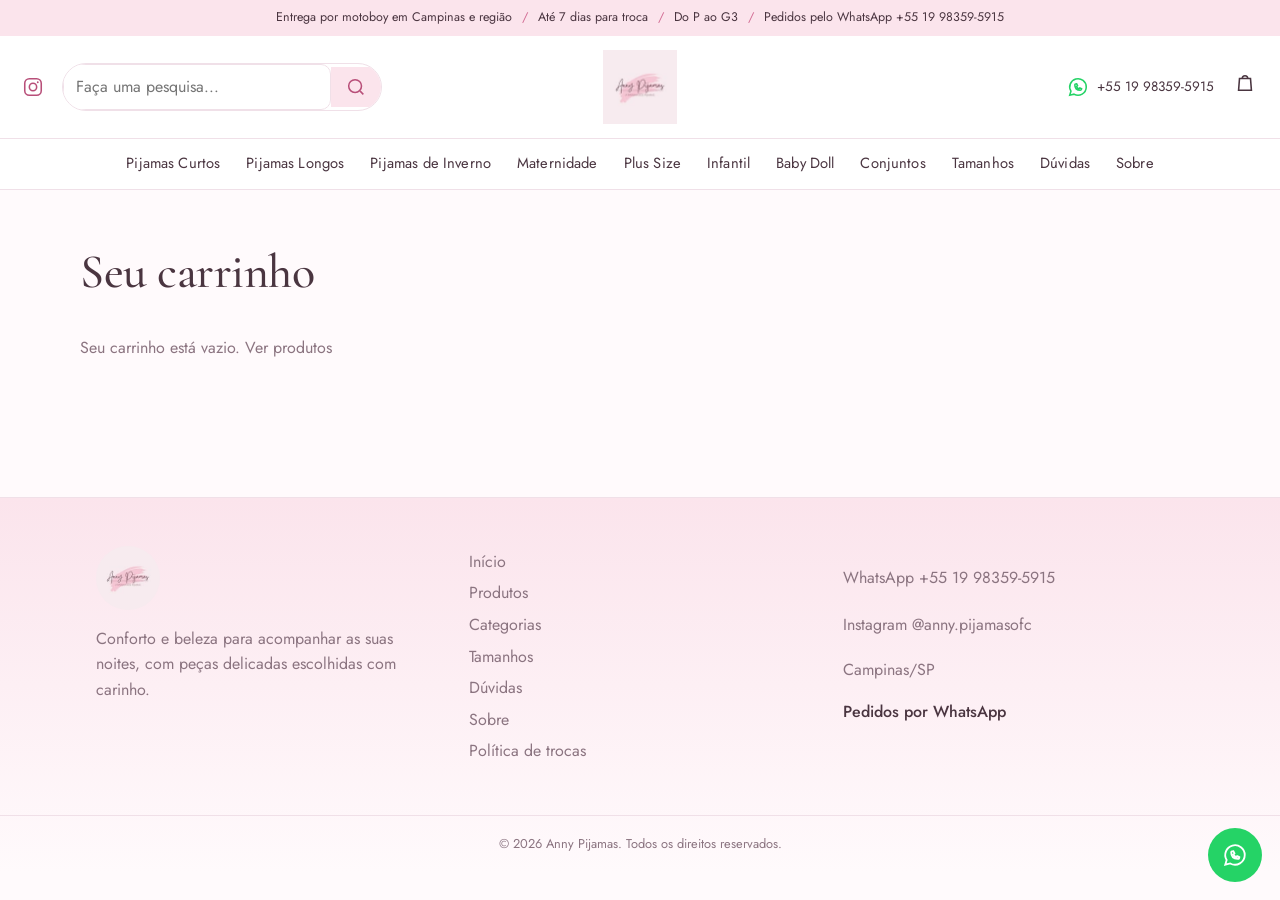
<file: carrinho.html>
<!doctype html>
<html lang="pt-BR">
<head>
<meta charset="utf-8">
<meta name="viewport" content="width=device-width, initial-scale=1">
<title>Carrinho e Pedido pelo WhatsApp | Anny Pijamas</title>
<meta name="description" content="Revise os itens do seu carrinho, escolha entrega por motoboy ou retirada e finalize o pedido pelo WhatsApp da Anny Pijamas.">
<meta property="og:title" content="Carrinho | Anny Pijamas">
<meta property="og:description" content="Finalize seu pedido pelo WhatsApp com entrega por motoboy ou retirada.">
<meta property="og:type" content="website">
<meta name="twitter:card" content="summary_large_image">
<link rel="icon" href="assets/logo.jpg">
<link rel="preconnect" href="https://fonts.googleapis.com">
<link rel="preconnect" href="https://fonts.gstatic.com" crossorigin>
<link href="https://fonts.googleapis.com/css2?family=Cormorant+Garamond:wght@400;500;600&family=Jost:wght@300;400;500;600&display=swap" rel="stylesheet">
<link rel="stylesheet" href="styles.css">
</head>
<body>
<header id="site-header"></header>
<main class="container section">
  <h1>Seu carrinho</h1>
  <div class="grid grid-2" style="align-items:start;margin-top:20px">
    <div id="cart-list"></div>
    <aside id="cart-summary" class="panel" hidden>
      <h2 style="font-size:1.4rem">Resumo</h2>
      <p style="display:flex;justify-content:space-between"><span>Total</span><strong class="price" id="cart-total">R$ 0,00</strong></p>
      <p class="muted" style="font-size:.85rem">Pagamento e frete são combinados diretamente pelo WhatsApp.</p>
      <form id="checkout-form">
        <div class="field"><label for="nome">Nome completo</label>
          <input type="text" id="nome" name="nome" required></div>
        <div class="field"><label for="entrega">Forma de entrega</label>
          <select id="entrega" name="entrega">
            <option value="retirada">Retirada combinada</option>
            <option value="motoboy">Entrega por motoboy</option>
          </select></div>
        <div id="endereco-box" hidden>
          <div class="field"><label for="endereco">Endereço e número</label>
            <input type="text" id="endereco" name="endereco"></div>
          <div class="field"><label for="bairro">Bairro</label>
            <input type="text" id="bairro" name="bairro"></div>
          <div class="field"><label for="cidade">Cidade</label>
            <input type="text" id="cidade" name="cidade" value="Campinas/SP"></div>
        </div>
        <div class="field"><label for="obs">Observações (opcional)</label>
          <textarea id="obs" name="obs"></textarea></div>
        <button class="btn btn-whats" style="width:100%" type="submit">Finalizar pedido no WhatsApp</button>
      </form>
    </aside>
  </div>
</main>
<footer id="site-footer"></footer>
<script src="data.js"></script>
<script src="app.js"></script>
</body>
</html>
</file>
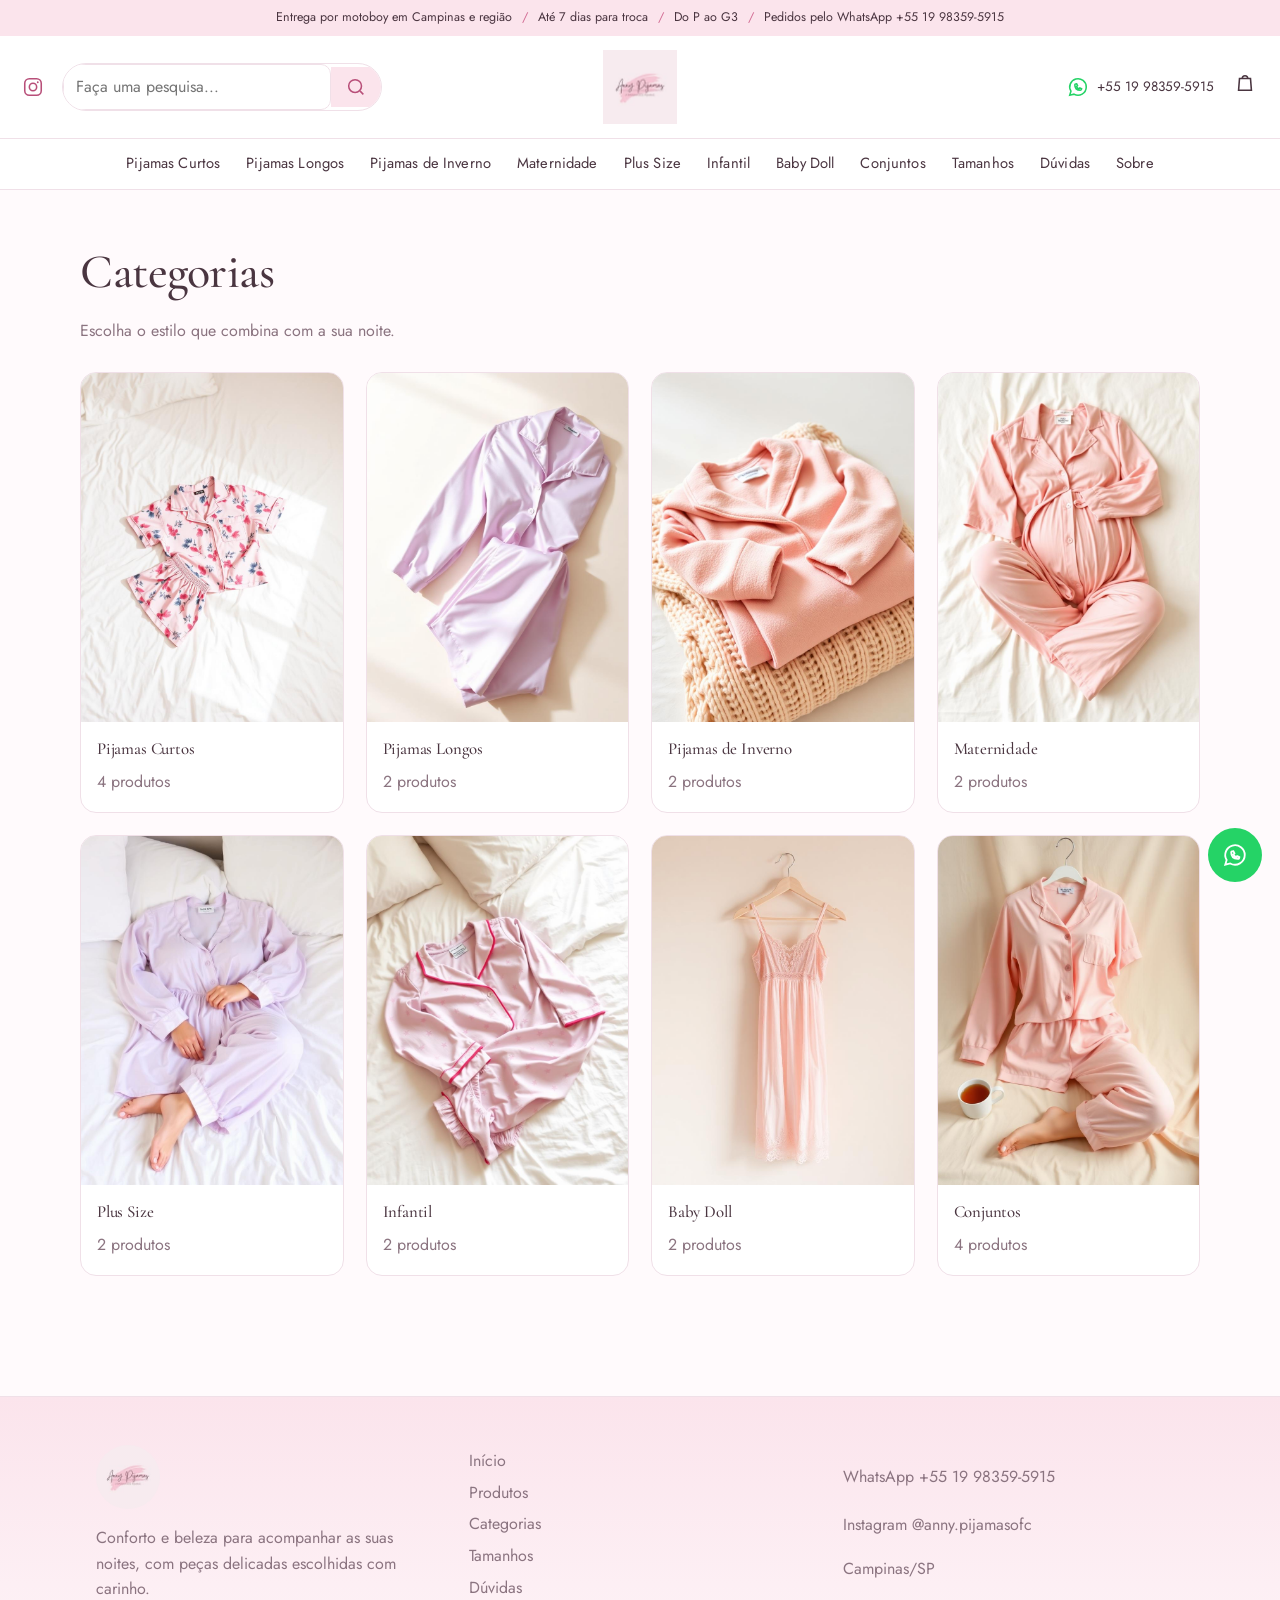
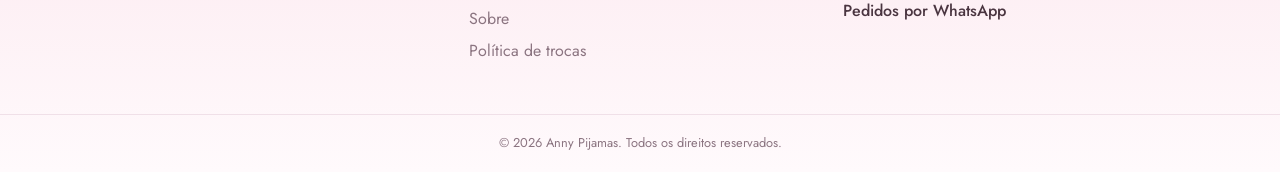
<file: categorias.html>
<!doctype html>
<html lang="pt-BR">
<head>
<meta charset="utf-8">
<meta name="viewport" content="width=device-width, initial-scale=1">
<title>Categorias de Pijamas | Anny Pijamas Campinas</title>
<meta name="description" content="Navegue por categorias: pijamas curtos, longos, de inverno, maternidade, plus size, infantil, baby doll e conjuntos.">
<meta property="og:title" content="Categorias | Anny Pijamas">
<meta property="og:description" content="Pijamas curtos, longos, inverno, maternidade, plus size, infantil, baby doll e conjuntos.">
<meta property="og:type" content="website">
<meta name="twitter:card" content="summary_large_image">
<link rel="icon" href="assets/logo.jpg">
<link rel="preconnect" href="https://fonts.googleapis.com">
<link rel="preconnect" href="https://fonts.gstatic.com" crossorigin>
<link href="https://fonts.googleapis.com/css2?family=Cormorant+Garamond:wght@400;500;600&family=Jost:wght@300;400;500;600&display=swap" rel="stylesheet">
<link rel="stylesheet" href="styles.css">
</head>
<body>
<header id="site-header"></header>
<main class="container section">
  <h1>Categorias</h1>
  <p class="muted">Escolha o estilo que combina com a sua noite.</p>
  <div class="grid grid-4" id="categories-grid" style="margin-top:28px"></div>
</main>
<footer id="site-footer"></footer>
<script src="data.js"></script>
<script src="app.js"></script>
</body>
</html>
</file>
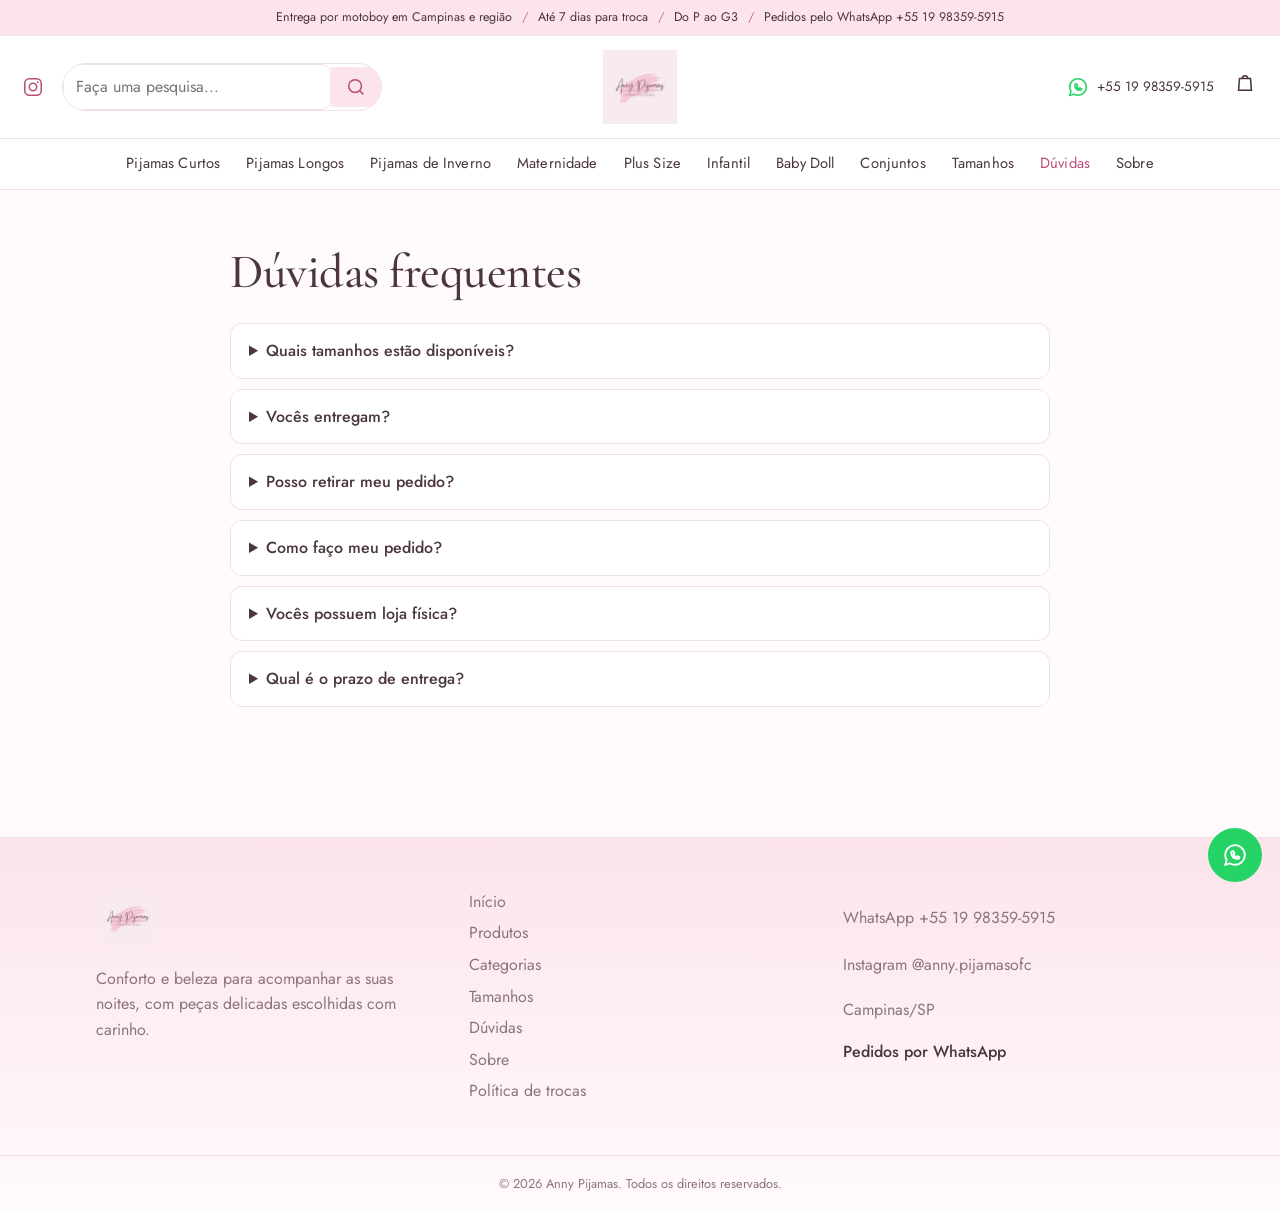
<file: duvidas.html>
<!doctype html>
<html lang="pt-BR">
<head>
<meta charset="utf-8">
<meta name="viewport" content="width=device-width, initial-scale=1">
<title>Dúvidas Frequentes | Anny Pijamas Campinas</title>
<meta name="description" content="Tamanhos, entrega por motoboy, retirada em Campinas e como fazer seu pedido pelo WhatsApp na Anny Pijamas.">
<meta property="og:title" content="Dúvidas Frequentes | Anny Pijamas">
<meta property="og:description" content="Respostas sobre tamanhos, entrega, retirada e pedidos pelo WhatsApp.">
<meta property="og:type" content="website">
<meta name="twitter:card" content="summary_large_image">
<link rel="icon" href="assets/logo.jpg">
<link rel="preconnect" href="https://fonts.googleapis.com">
<link rel="preconnect" href="https://fonts.gstatic.com" crossorigin>
<link href="https://fonts.googleapis.com/css2?family=Cormorant+Garamond:wght@400;500;600&family=Jost:wght@300;400;500;600&display=swap" rel="stylesheet">
<link rel="stylesheet" href="styles.css">
</head>
<body>
<header id="site-header"></header>
<main class="container section" style="max-width:820px">
  <h1>Dúvidas frequentes</h1>
  <div id="faq-list" style="margin-top:24px"></div>
</main>
<footer id="site-footer"></footer>
<script src="data.js"></script>
<script src="app.js"></script>
</body>
</html>
</file>
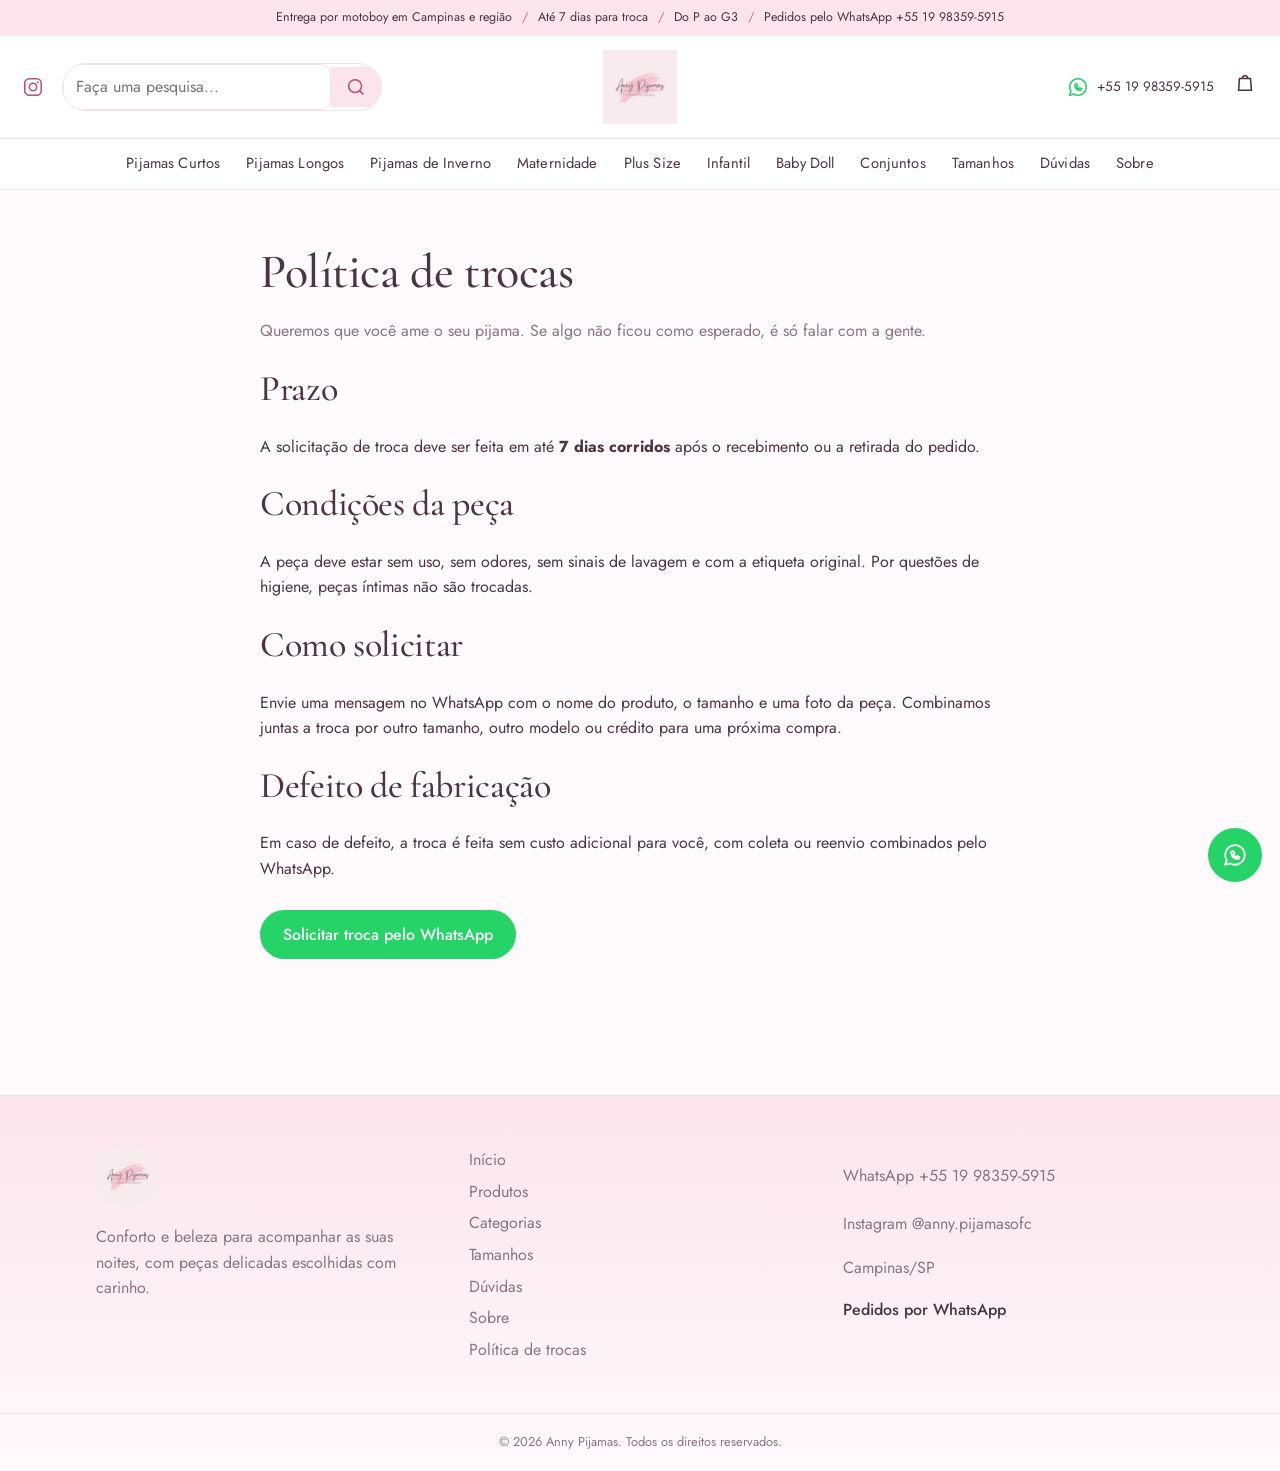
<file: politica-de-trocas.html>
<!doctype html>
<html lang="pt-BR">
<head>
<meta charset="utf-8">
<meta name="viewport" content="width=device-width, initial-scale=1">
<title>Política de Trocas e Devoluções | Anny Pijamas</title>
<meta name="description" content="Como solicitar troca ou devolução dos pijamas da Anny Pijamas: prazos, condições das peças e atendimento pelo WhatsApp.">
<meta property="og:title" content="Política de Trocas | Anny Pijamas">
<meta property="og:description" content="Prazos, condições e como solicitar troca ou devolução.">
<meta property="og:type" content="website">
<meta name="twitter:card" content="summary_large_image">
<link rel="icon" href="assets/logo.jpg">
<link rel="preconnect" href="https://fonts.googleapis.com">
<link rel="preconnect" href="https://fonts.gstatic.com" crossorigin>
<link href="https://fonts.googleapis.com/css2?family=Cormorant+Garamond:wght@400;500;600&family=Jost:wght@300;400;500;600&display=swap" rel="stylesheet">
<link rel="stylesheet" href="styles.css">
</head>
<body>
<header id="site-header"></header>
<main class="container section" style="max-width:760px">
  <h1>Política de trocas</h1>
  <p class="muted">Queremos que você ame o seu pijama. Se algo não ficou como esperado, é só falar com a gente.</p>

  <h2>Prazo</h2>
  <p>A solicitação de troca deve ser feita em até <strong>7 dias corridos</strong> após o recebimento ou a retirada do pedido.</p>

  <h2>Condições da peça</h2>
  <p>A peça deve estar sem uso, sem odores, sem sinais de lavagem e com a etiqueta original. Por questões de higiene, peças íntimas não são trocadas.</p>

  <h2>Como solicitar</h2>
  <p>Envie uma mensagem no WhatsApp com o nome do produto, o tamanho e uma foto da peça. Combinamos juntas a troca por outro tamanho, outro modelo ou crédito para uma próxima compra.</p>

  <h2>Defeito de fabricação</h2>
  <p>Em caso de defeito, a troca é feita sem custo adicional para você, com coleta ou reenvio combinados pelo WhatsApp.</p>

  <p style="margin-top:28px"><a class="btn btn-whats" data-whats="Olá, Anny Pijamas! 💕 Gostaria de solicitar uma troca." href="#" target="_blank" rel="noopener">Solicitar troca pelo WhatsApp</a></p>
</main>
<footer id="site-footer"></footer>
<script src="data.js"></script>
<script src="app.js"></script>
</body>
</html>
</file>
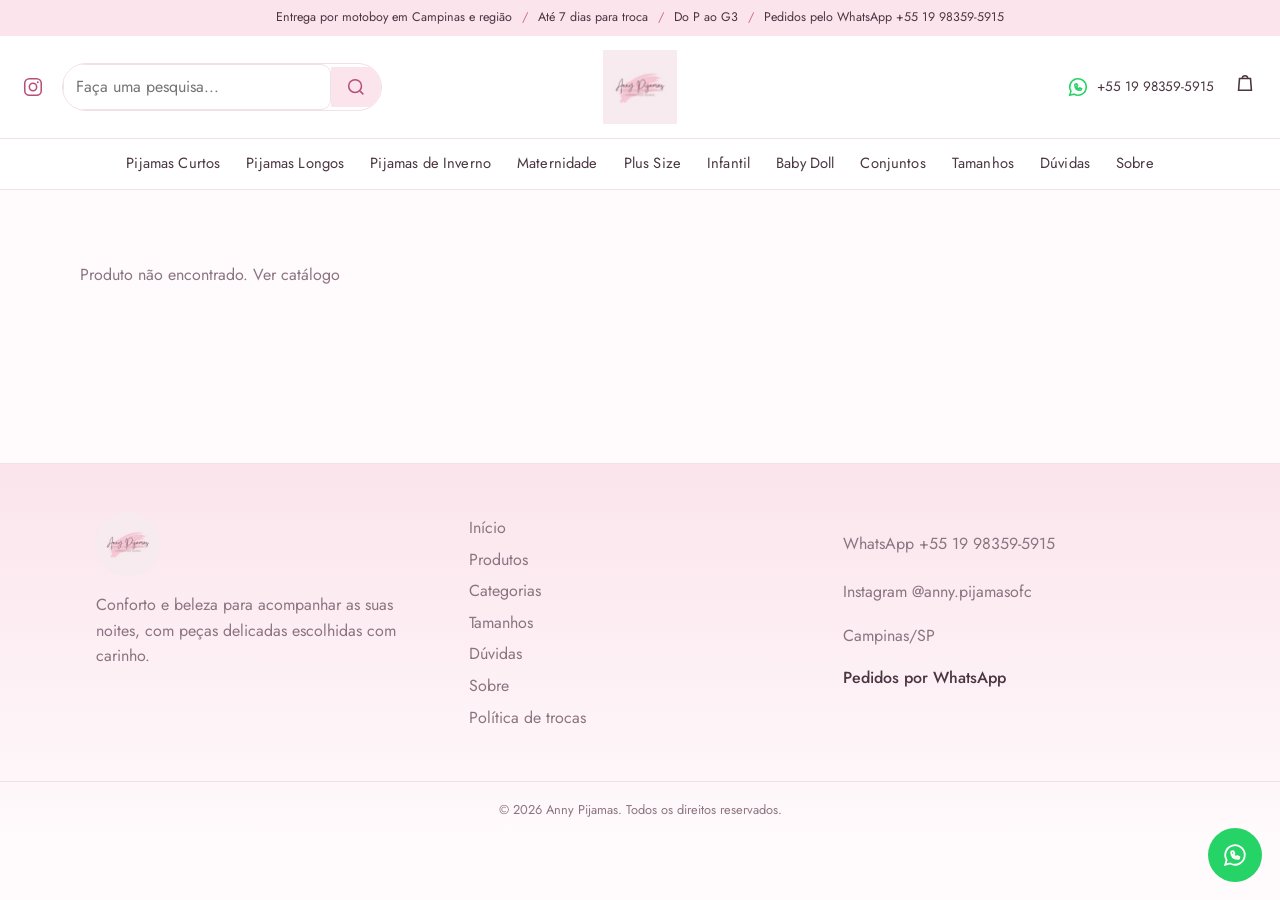
<file: produto.html>
<!doctype html>
<html lang="pt-BR">
<head>
<meta charset="utf-8">
<meta name="viewport" content="width=device-width, initial-scale=1">
<title>Produto | Anny Pijamas</title>
<meta name="description" content="Detalhes do pijama: tecido, caimento, tamanhos do P ao G3 e pedido direto pelo WhatsApp com a Anny Pijamas em Campinas.">
<meta property="og:title" content="Produto | Anny Pijamas">
<meta property="og:description" content="Tecido, caimento e tamanhos do P ao G3. Pedido pelo WhatsApp.">
<meta property="og:type" content="product">
<meta name="twitter:card" content="summary_large_image">
<link rel="icon" href="assets/logo.jpg">
<link rel="preconnect" href="https://fonts.googleapis.com">
<link rel="preconnect" href="https://fonts.gstatic.com" crossorigin>
<link href="https://fonts.googleapis.com/css2?family=Cormorant+Garamond:wght@400;500;600&family=Jost:wght@300;400;500;600&display=swap" rel="stylesheet">
<link rel="stylesheet" href="styles.css">
</head>
<body>
<header id="site-header"></header>
<main class="container section">
  <div id="product-detail"></div>
  <div id="related" style="margin-top:56px"></div>
</main>
<footer id="site-footer"></footer>
<script src="data.js"></script>
<script src="app.js"></script>
</body>
</html>
</file>
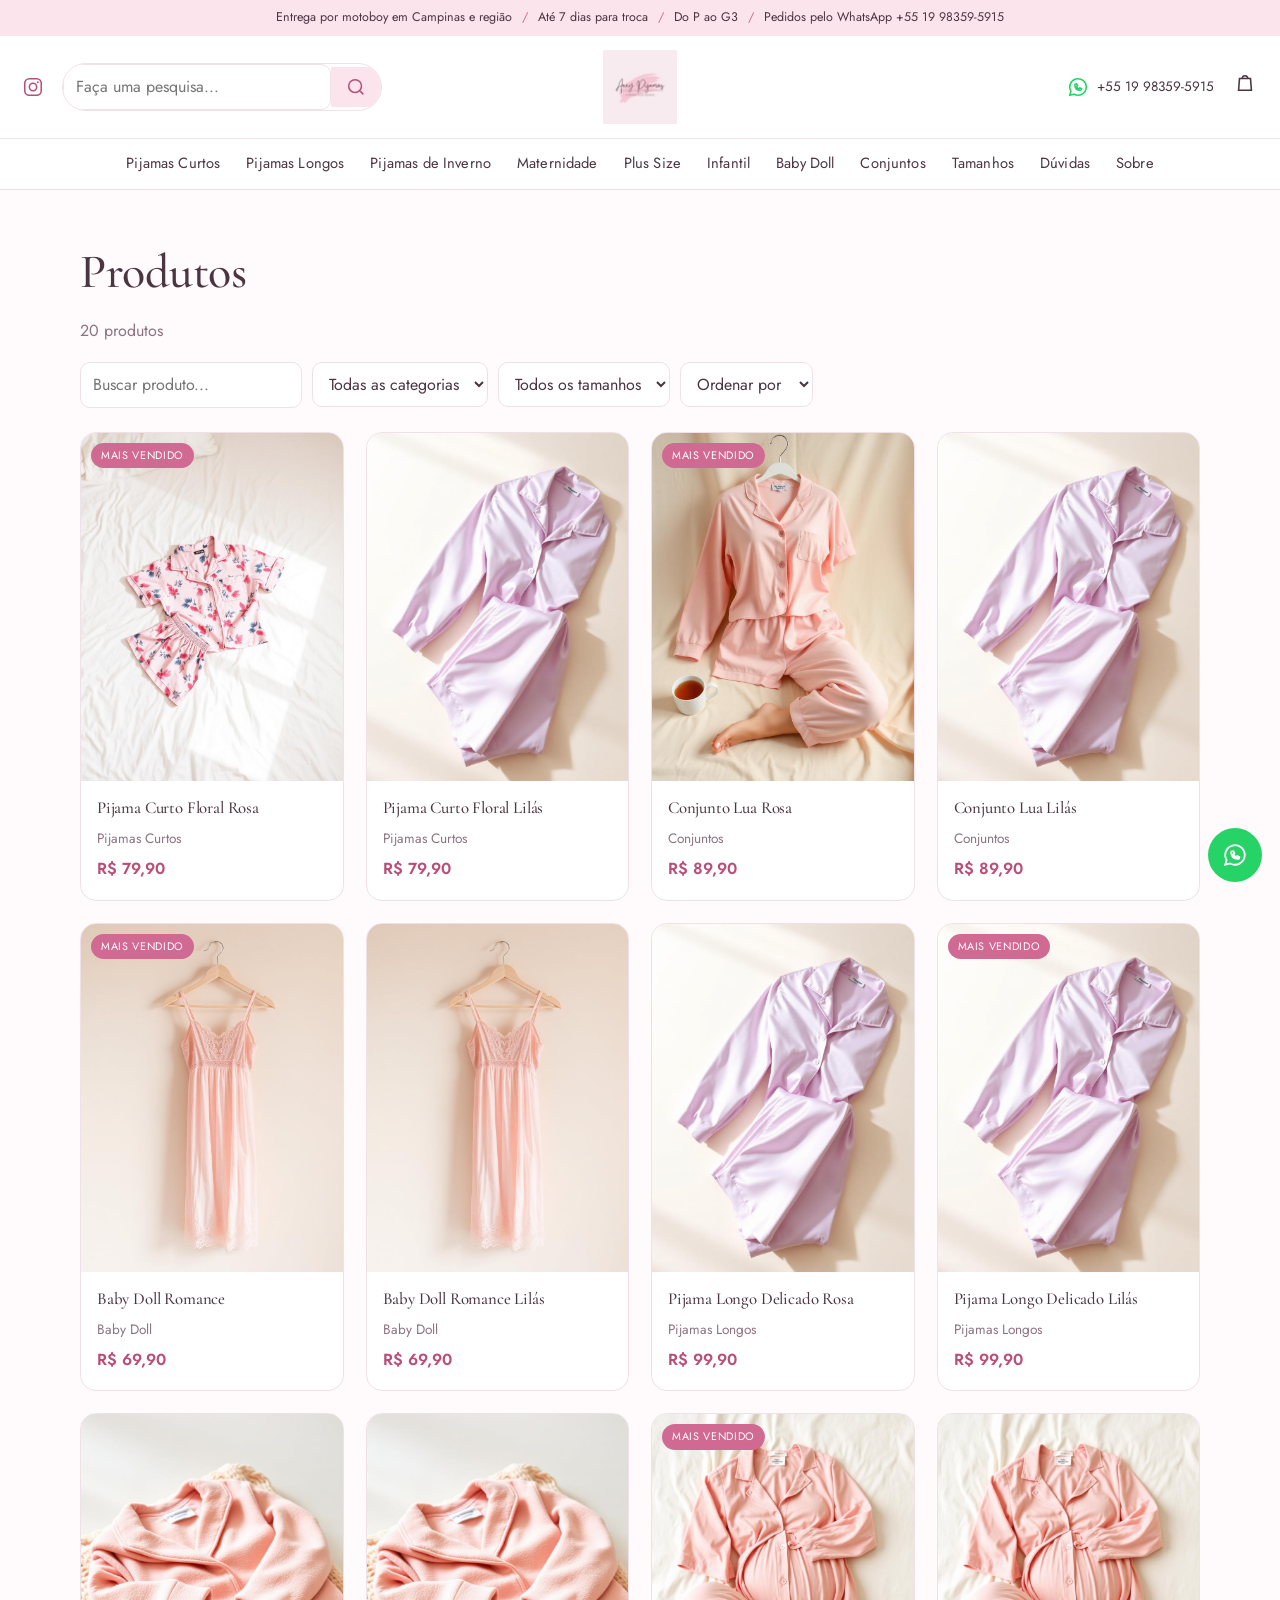
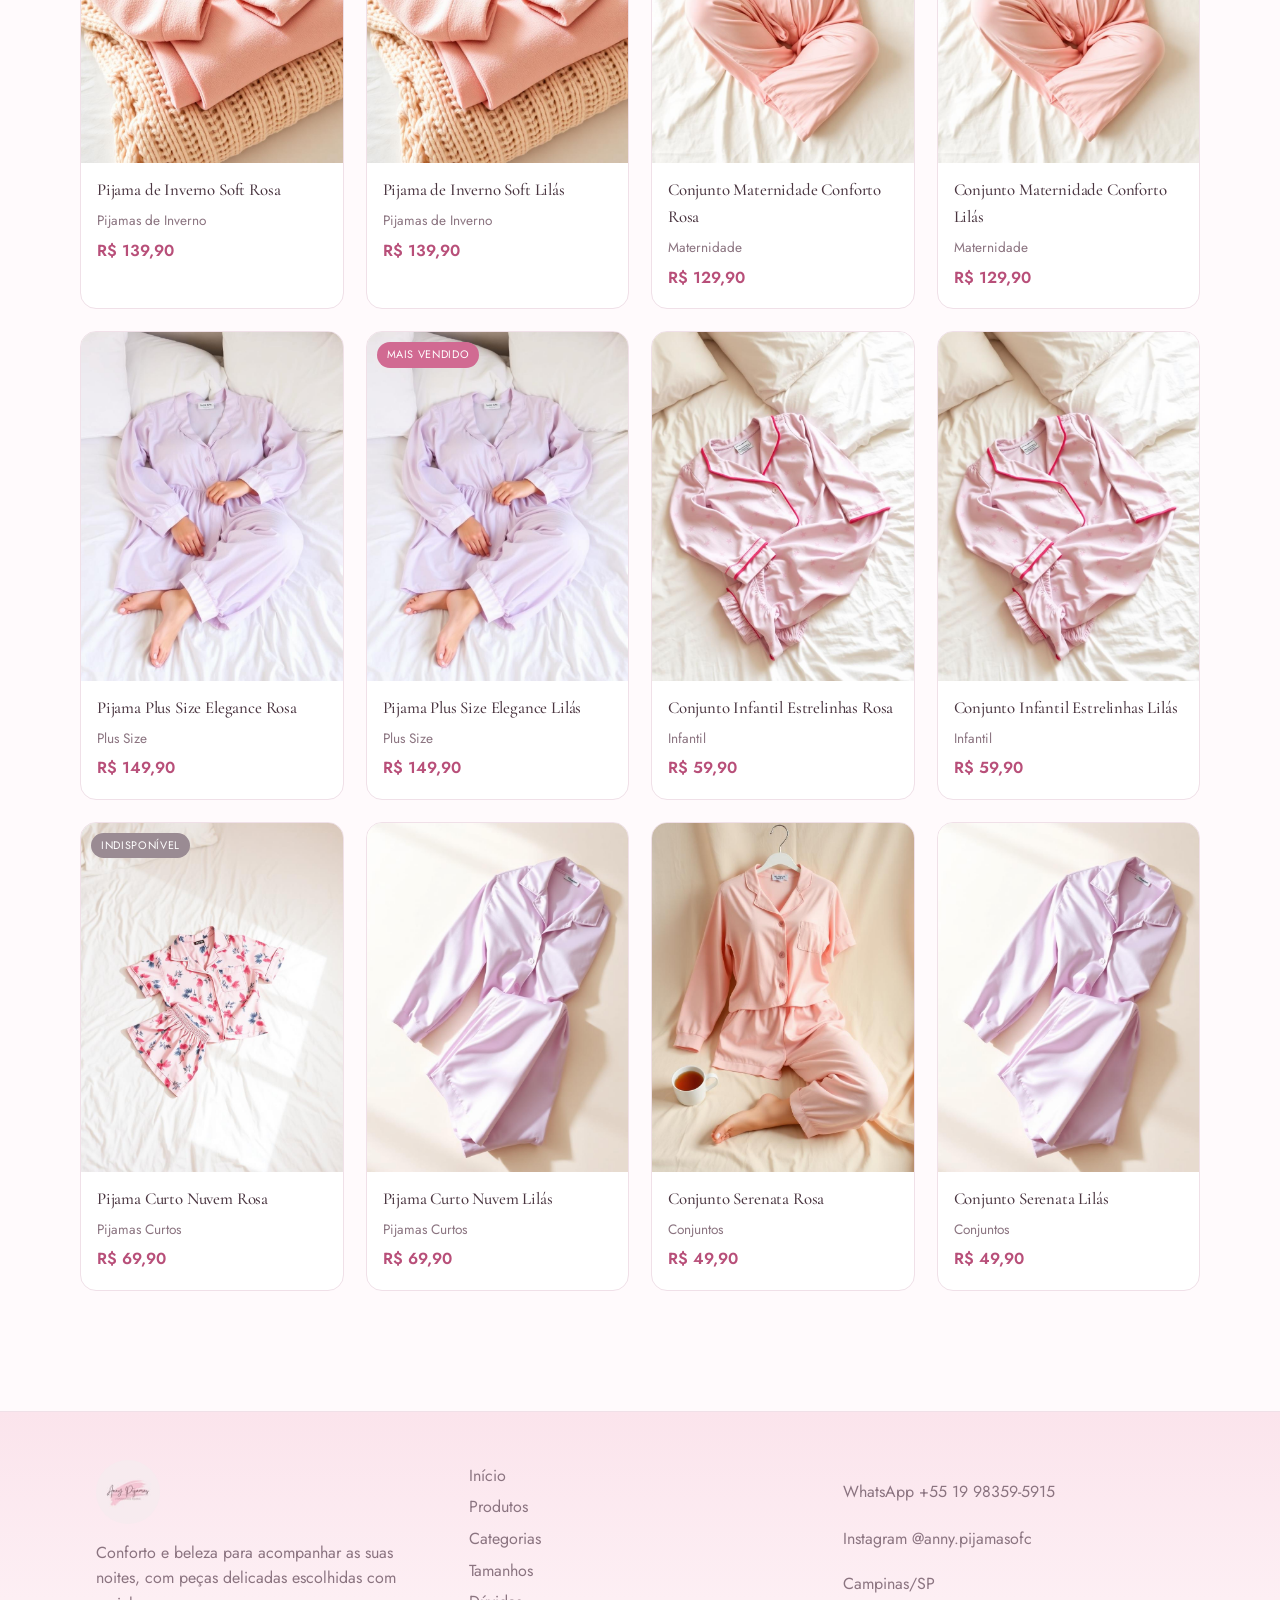
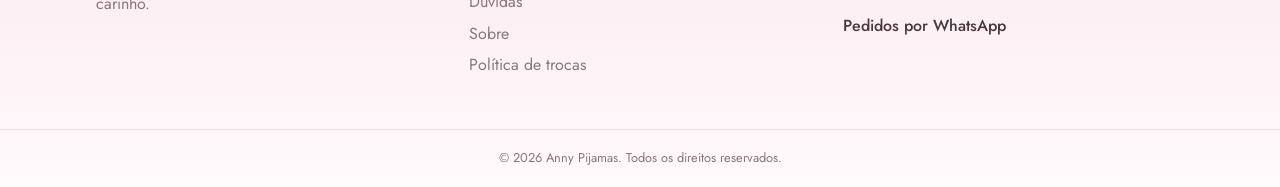
<file: produtos.html>
<!doctype html>
<html lang="pt-BR">
<head>
<meta charset="utf-8">
<meta name="viewport" content="width=device-width, initial-scale=1">
<title>Catálogo de Pijamas Femininos | Anny Pijamas Campinas</title>
<meta name="description" content="Catálogo completo de pijamas femininos: curtos, longos, de inverno, plus size, maternidade, infantis e baby dolls. Do P ao G3, pedidos pelo WhatsApp.">
<meta property="og:title" content="Catálogo de Pijamas | Anny Pijamas">
<meta property="og:description" content="Pijamas curtos, longos, de inverno, plus size e infantis. Do P ao G3.">
<meta property="og:type" content="website">
<meta name="twitter:card" content="summary_large_image">
<link rel="icon" href="assets/logo.jpg">
<link rel="preconnect" href="https://fonts.googleapis.com">
<link rel="preconnect" href="https://fonts.gstatic.com" crossorigin>
<link href="https://fonts.googleapis.com/css2?family=Cormorant+Garamond:wght@400;500;600&family=Jost:wght@300;400;500;600&display=swap" rel="stylesheet">
<link rel="stylesheet" href="styles.css">
</head>
<body>
<header id="site-header"></header>
<main class="container section">
  <h1>Produtos</h1>
  <p class="muted" id="result-count"></p>
  <div class="filters" style="margin-top:18px">
    <input type="search" id="f-search" placeholder="Buscar produto...">
    <select id="f-cat"></select>
    <select id="f-size"></select>
    <select id="f-sort">
      <option value="">Ordenar por</option>
      <option value="price-asc">Menor preço</option>
      <option value="price-desc">Maior preço</option>
      <option value="new">Novidades</option>
    </select>
  </div>
  <div class="grid grid-4" id="product-grid"></div>
</main>
<footer id="site-footer"></footer>
<script src="data.js"></script>
<script src="app.js"></script>
</body>
</html>
</file>
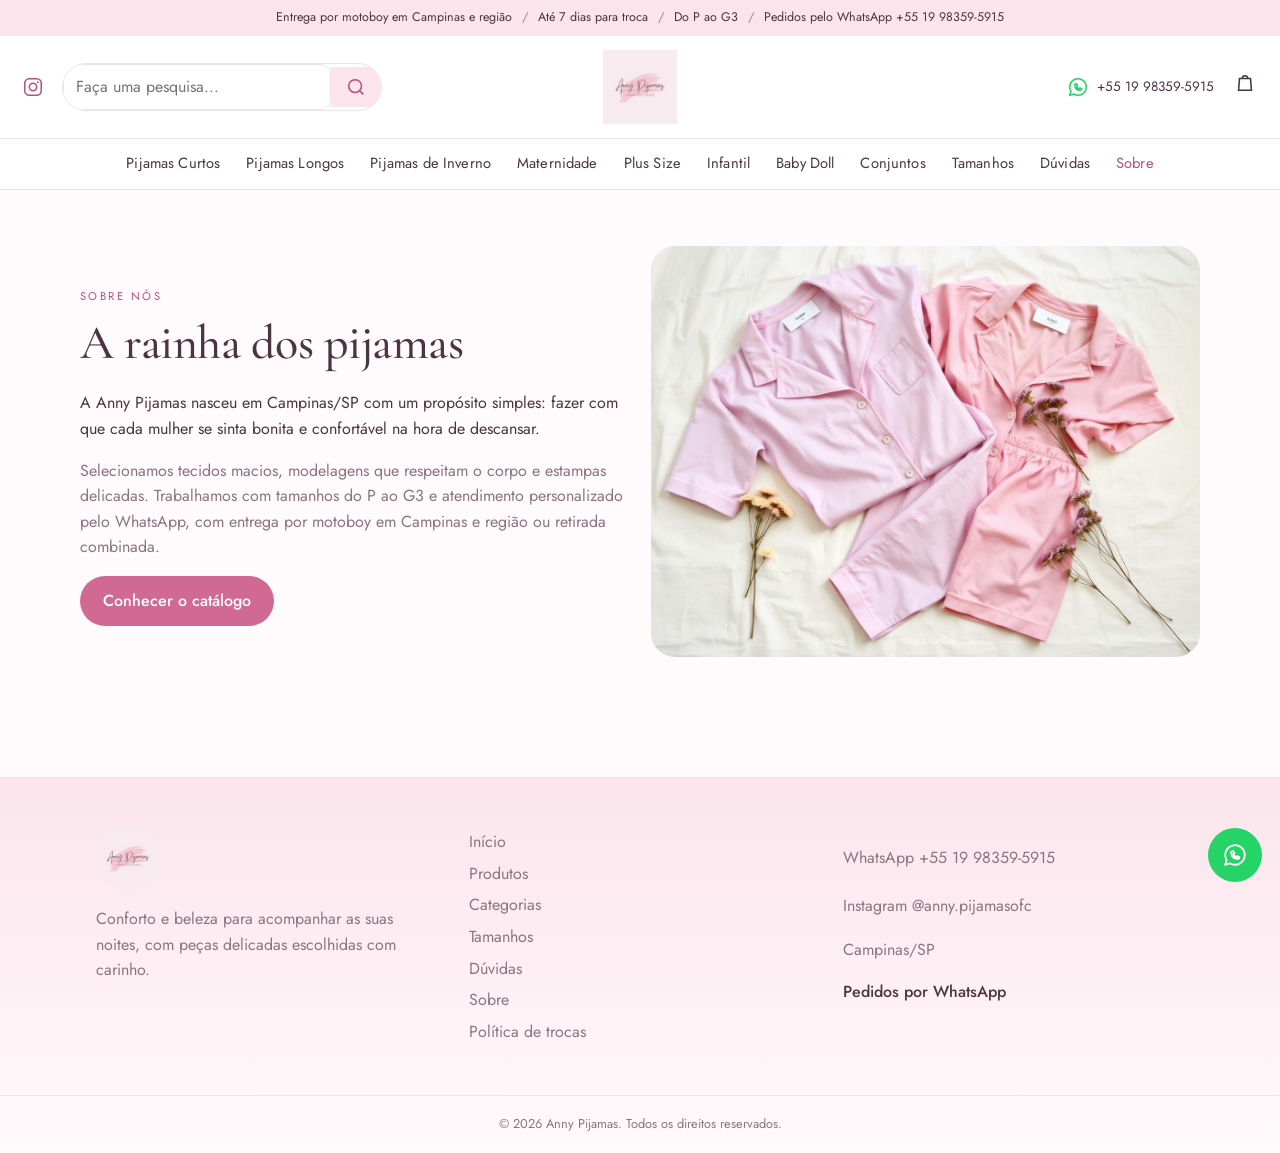
<file: sobre.html>
<!doctype html>
<html lang="pt-BR">
<head>
<meta charset="utf-8">
<meta name="viewport" content="width=device-width, initial-scale=1">
<title>Sobre a Anny Pijamas | A Rainha dos Pijamas em Campinas</title>
<meta name="description" content="Conheça a história da Anny Pijamas, marca de pijamas femininos de Campinas/SP com atendimento pelo WhatsApp e peças do P ao G3.">
<meta property="og:title" content="Sobre a Anny Pijamas">
<meta property="og:description" content="Marca de pijamas femininos de Campinas/SP com atendimento personalizado pelo WhatsApp.">
<meta property="og:type" content="website">
<meta property="og:image" content="assets/sobre.jpg">
<meta name="twitter:card" content="summary_large_image">
<link rel="icon" href="assets/logo.jpg">
<link rel="preconnect" href="https://fonts.googleapis.com">
<link rel="preconnect" href="https://fonts.gstatic.com" crossorigin>
<link href="https://fonts.googleapis.com/css2?family=Cormorant+Garamond:wght@400;500;600&family=Jost:wght@300;400;500;600&display=swap" rel="stylesheet">
<link rel="stylesheet" href="styles.css">
</head>
<body>
<header id="site-header"></header>
<main class="container section">
  <div class="grid grid-2" style="align-items:center">
    <div>
      <p class="eyebrow">Sobre nós</p>
      <h1>A rainha dos pijamas</h1>
      <p>A Anny Pijamas nasceu em Campinas/SP com um propósito simples: fazer com que cada mulher se sinta bonita e confortável na hora de descansar.</p>
      <p class="muted">Selecionamos tecidos macios, modelagens que respeitam o corpo e estampas delicadas. Trabalhamos com tamanhos do P ao G3 e atendimento personalizado pelo WhatsApp, com entrega por motoboy em Campinas e região ou retirada combinada.</p>
      <a class="btn btn-primary" href="produtos.html">Conhecer o catálogo</a>
    </div>
    <img src="assets/sobre.jpg" alt="Peças de pijama da Anny Pijamas" style="border-radius:24px">
  </div>
</main>
<footer id="site-footer"></footer>
<script src="data.js"></script>
<script src="app.js"></script>
</body>
</html>
</file>
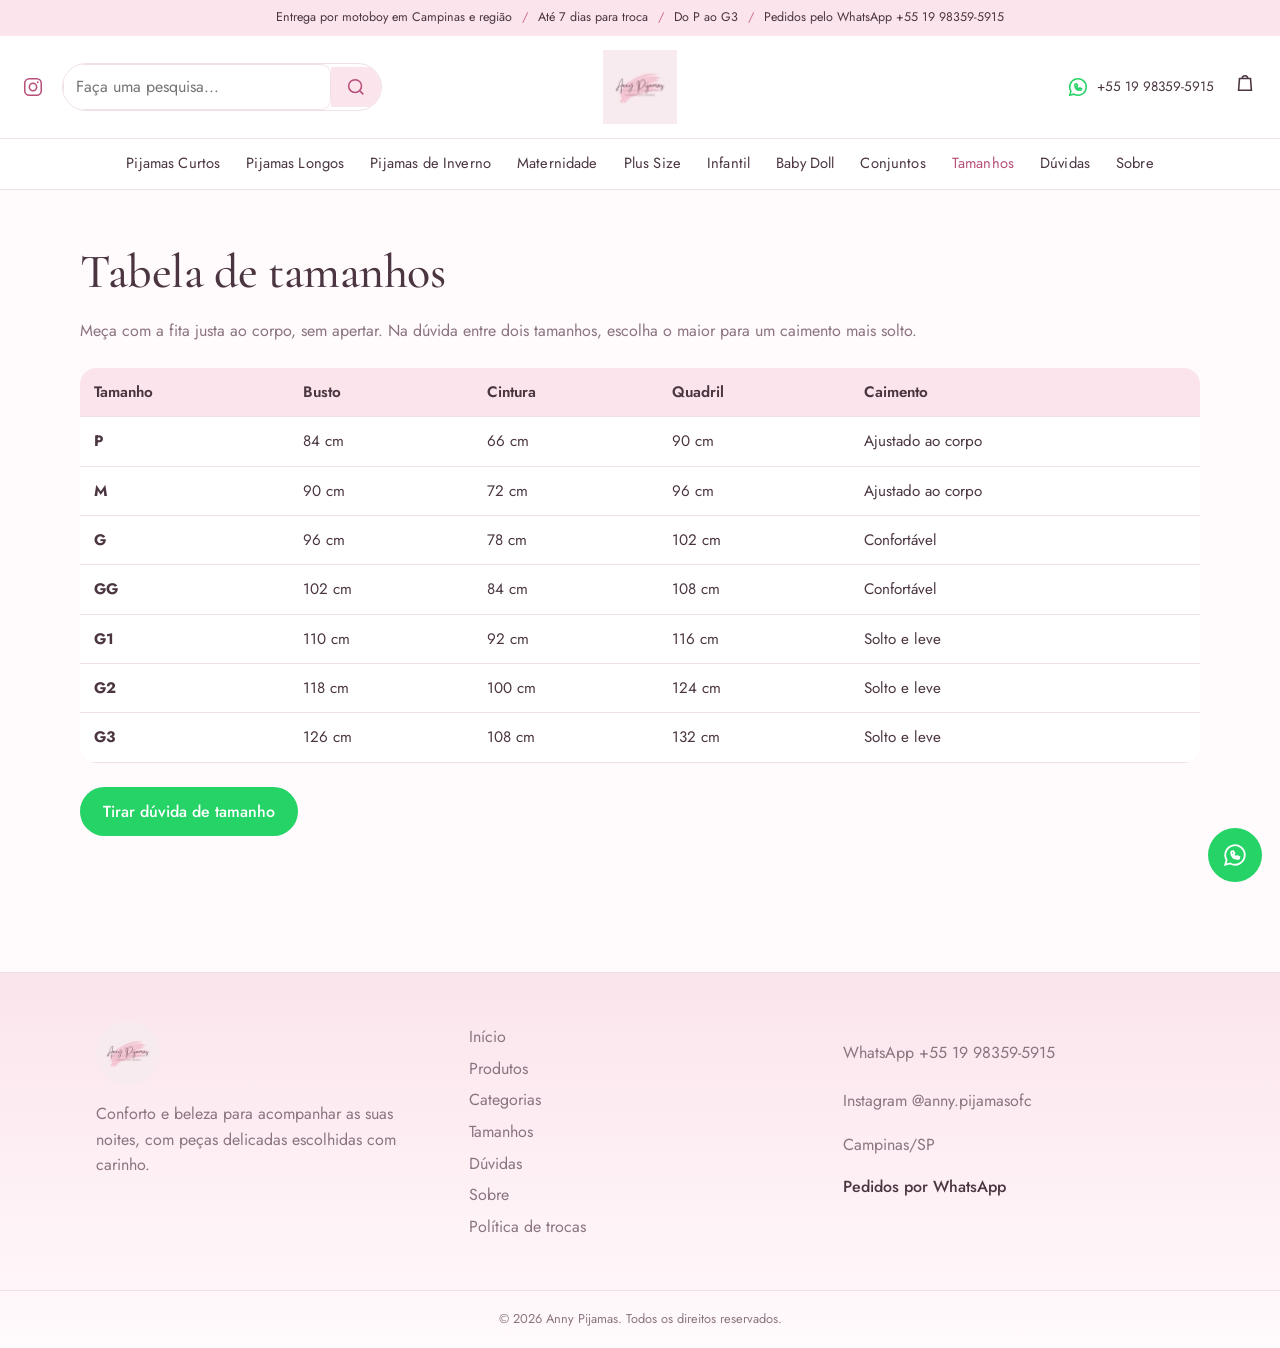
<file: tabela-de-tamanhos.html>
<!doctype html>
<html lang="pt-BR">
<head>
<meta charset="utf-8">
<meta name="viewport" content="width=device-width, initial-scale=1">
<title>Tabela de Tamanhos P ao G3 | Anny Pijamas</title>
<meta name="description" content="Medidas de busto, cintura e quadril dos tamanhos P, M, G, GG, G1, G2 e G3 dos pijamas da Anny Pijamas.">
<meta property="og:title" content="Tabela de Tamanhos | Anny Pijamas">
<meta property="og:description" content="Medidas de busto, cintura e quadril do P ao G3.">
<meta property="og:type" content="website">
<meta name="twitter:card" content="summary_large_image">
<link rel="icon" href="assets/logo.jpg">
<link rel="preconnect" href="https://fonts.googleapis.com">
<link rel="preconnect" href="https://fonts.gstatic.com" crossorigin>
<link href="https://fonts.googleapis.com/css2?family=Cormorant+Garamond:wght@400;500;600&family=Jost:wght@300;400;500;600&display=swap" rel="stylesheet">
<link rel="stylesheet" href="styles.css">
</head>
<body>
<header id="site-header"></header>
<main class="container section">
  <h1>Tabela de tamanhos</h1>
  <p class="muted">Meça com a fita justa ao corpo, sem apertar. Na dúvida entre dois tamanhos, escolha o maior para um caimento mais solto.</p>
  <div style="overflow-x:auto;margin-top:24px">
    <table>
      <thead><tr><th>Tamanho</th><th>Busto</th><th>Cintura</th><th>Quadril</th><th>Caimento</th></tr></thead>
      <tbody id="size-table-body"></tbody>
    </table>
  </div>
  <p style="margin-top:24px"><a class="btn btn-whats" data-whats="Olá, Anny Pijamas! 💕 Preciso de ajuda para escolher o tamanho." href="#" target="_blank" rel="noopener">Tirar dúvida de tamanho</a></p>
</main>
<footer id="site-footer"></footer>
<script src="data.js"></script>
<script src="app.js"></script>
</body>
</html>
</file>
<file: styles.css>
/* Anny Pijamas — design system (rosa claro, lilás, branco) */
:root {
  --bg: #fffafc;
  --fg: #4a3540;
  --muted: #8b7480;
  --card: #ffffff;
  --border: #f0e0e8;
  --blush: #fbe4ec;
  --lilac: #efe6f7;
  --rose: #d16a92;
  --rose-deep: #b84f79;
  --cream: #fdfaf5;
  --radius: 16px;
  --shadow: 0 18px 45px -30px rgba(180, 90, 130, 0.55);
  --shadow-card: 0 24px 60px -40px rgba(160, 70, 115, 0.6);
  --font-display: "Cormorant Garamond", Georgia, serif;
  --font-sans: "Jost", system-ui, -apple-system, sans-serif;
}

* { box-sizing: border-box; }
body {
  margin: 0;
  background: var(--bg);
  color: var(--fg);
  font-family: var(--font-sans);
  -webkit-font-smoothing: antialiased;
  line-height: 1.6;
}
h1, h2, h3, h4 { font-family: var(--font-display); font-weight: 500; letter-spacing: -0.01em; margin: 0 0 .4em; }
h1 { font-size: clamp(2rem, 4vw, 3rem); line-height: 1.12; }
h2 { font-size: clamp(1.6rem, 3vw, 2.25rem); }
a { color: inherit; text-decoration: none; }
img { max-width: 100%; display: block; }
.container { max-width: 1120px; margin: 0 auto; padding: 0 16px; }
.section { padding: 56px 0; }
.muted { color: var(--muted); }
.center { text-align: center; }

/* Botões */
.btn {
  display: inline-flex; align-items: center; justify-content: center; gap: 8px;
  padding: 11px 22px; border-radius: 999px; border: 1px solid transparent;
  font: inherit; font-weight: 500; cursor: pointer; transition: .25s ease;
}
.btn-primary { background: var(--rose); color: #fff; }
.btn-primary:hover { background: var(--rose-deep); }
.btn-outline { border-color: var(--border); background: #fff; color: var(--fg); }
.btn-outline:hover { border-color: var(--rose); color: var(--rose-deep); }
.btn-whats { background: #25d366; color: #fff; }
.btn-whats:hover { filter: brightness(.93); }
.btn:disabled { opacity: .5; cursor: not-allowed; }

/* Cabeçalho estilo loja */
.header { position: sticky; top: 0; z-index: 50; background: #fff; border-bottom: 1px solid var(--border); }
.topbar { background: var(--blush); color: var(--fg); font-size: .78rem; }
.topbar-inner { max-width: 1280px; margin: 0 auto; padding: 8px 16px; display: flex; flex-wrap: wrap;
  align-items: center; justify-content: center; gap: 10px; }
.topbar i { color: var(--rose); font-style: normal; }
.header-main { max-width: 1280px; margin: 0 auto; padding: 14px 16px; display: grid;
  grid-template-columns: 1fr auto 1fr; align-items: center; gap: 16px; }
.header-side { display: flex; align-items: center; gap: 12px; }
.header-side.right { justify-content: flex-end; }
.ico { display: grid; place-items: center; width: 34px; height: 34px; border-radius: 50%; color: var(--rose-deep); }
.ico:hover { background: var(--blush); }
.searchbox { display: flex; align-items: center; flex: 1; max-width: 320px; border: 1px solid var(--border);
  border-radius: 999px; background: #fff; overflow: hidden; }
.searchbox input { border: 0; padding: 9px 14px; flex: 1; min-width: 0; background: transparent; }
.searchbox input:focus { outline: none; }
.searchbox button { border: 0; background: var(--blush); color: var(--rose-deep); padding: 9px 14px; cursor: pointer; display: grid; place-items: center; }
.brand { display: block; }
.brand img { width: 150px; height: 74px; object-fit: contain; }
.whats-top { display: inline-flex; align-items: center; gap: 8px; font-size: .85rem; color: var(--fg); }
.whats-top .icon { color: #25d366; }
.whats-top:hover { color: var(--rose-deep); }
.cart-link { position: relative; padding: 8px; }
.cart-badge { position: absolute; top: 0; right: 0; background: var(--rose); color: #fff;
  border-radius: 999px; font-size: .68rem; min-width: 18px; height: 18px; display: grid; place-items: center; padding: 0 5px; }
.menu-toggle { display: none; background: none; border: 0; font-size: 1.5rem; cursor: pointer; color: var(--fg); }
.catnav { border-top: 1px solid var(--border); }
.catnav-inner { max-width: 1280px; margin: 0 auto; padding: 0 16px; display: flex; flex-wrap: wrap;
  justify-content: center; gap: 26px; }
.catnav a { display: block; padding: 13px 0; font-size: .92rem; letter-spacing: .01em; position: relative; }
.catnav a:hover, .catnav a.active { color: var(--rose-deep); }
.catnav a::after { content: ""; position: absolute; left: 0; right: 0; bottom: 6px; height: 2px; background: var(--rose);
  transform: scaleX(0); transition: transform .25s; }
.catnav a:hover::after { transform: scaleX(1); }
@media (max-width: 900px) {
  .topbar-inner span:nth-child(n+5), .topbar-inner i:nth-child(n+4) { display: none; }
  .header-main { grid-template-columns: 1fr auto 1fr; padding: 10px 12px; }
  .searchbox, .whats-top span { display: none; }
  .brand img { width: 116px; }
  .menu-toggle { display: block; }
  .catnav { display: none; }
  .catnav.open { display: block; }
  .catnav-inner { flex-direction: column; align-items: flex-start; gap: 0; padding-bottom: 10px; }
  .catnav a { padding: 10px 0; width: 100%; border-bottom: 1px solid var(--border); }
}

/* Banner full-bleed */
.hero-full { position: relative; width: 100%; aspect-ratio: 2.4 / 1; max-height: 800px; display: flex; align-items: center; overflow: hidden; }
.hero-full picture { position: absolute; inset: 0; }
.hero-bg { position: absolute; inset: 0; width: 100%; height: 100%; object-fit: cover; object-position: center; }
.hero-overlay { position: absolute; inset: 0; background: linear-gradient(90deg, rgba(252,225,236,.9) 0%, rgba(252,225,236,.55) 30%, rgba(252,225,236,0) 52%); }
.hero-content { position: relative; z-index: 2; width: 100%; max-width: 1280px; margin: 0 auto; padding: 0 32px; }
.hero-content h1 { max-width: 12ch; }
.hero-content p.lead { font-size: 1.05rem; color: var(--muted); max-width: 34ch; }
.eyebrow { text-transform: uppercase; letter-spacing: .22em; font-size: .7rem; color: var(--rose-deep); }
@media (max-width: 800px) {
  .hero-full { aspect-ratio: 1080 / 1350; max-height: none; align-items: flex-end; }
  .hero-bg { object-position: center top; }
  .hero-overlay { background: linear-gradient(180deg, rgba(252,225,236,0) 40%, rgba(252,225,236,.85) 62%, rgba(252,225,236,.97) 78%); }
  .hero-content { padding: 0 20px 34px; }
  .hero-content h1, .hero-content p.lead { max-width: none; }
}

/* Faixa de vantagens */
.benefits { background: #fff; border-block: 1px solid var(--border); }
.benefits-inner { max-width: 1280px; margin: 0 auto; padding: 20px 16px; display: grid;
  grid-template-columns: repeat(4, 1fr); gap: 18px; }
.benefit { display: flex; align-items: center; gap: 12px; font-size: .88rem; }
.benefit .icon { width: 30px; height: 30px; color: var(--rose); flex: none; }
.benefit strong { display: block; font-weight: 600; }
.benefit span { color: var(--muted); font-size: .8rem; }
@media (max-width: 900px) { .benefits-inner { grid-template-columns: repeat(2, 1fr); } }

/* Categorias em círculos */
.circles { display: flex; flex-wrap: wrap; justify-content: center; gap: 26px; }
.circle-tile { width: 132px; text-align: center; font-size: .9rem; }
.circle-img { display: block; width: 132px; height: 132px; border-radius: 50%; overflow: hidden;
  border: 3px solid #fff; box-shadow: var(--shadow-card); margin-bottom: 10px; }
.circle-img img { width: 100%; height: 100%; object-fit: cover; transition: transform .5s ease; }
.circle-tile:hover .circle-img img { transform: scale(1.08); }
.circle-tile:hover { color: var(--rose-deep); }
@media (max-width: 600px) { .circle-tile, .circle-img { width: 104px; } .circle-img { height: 104px; } .circles { gap: 16px; } }

/* Título de seção */
.section-title { text-align: center; margin-bottom: 26px; }
.section-title h2 { margin-bottom: 4px; }
.section-title span { color: var(--muted); font-size: .92rem; }


.veil { background: linear-gradient(180deg, var(--blush), transparent); }
.soft { background: linear-gradient(135deg, var(--blush), var(--lilac)); }

/* Grids */
.grid { display: grid; gap: 22px; }
.grid-4 { grid-template-columns: repeat(4, 1fr); }
.grid-3 { grid-template-columns: repeat(3, 1fr); }
.grid-2 { grid-template-columns: repeat(2, 1fr); }
@media (max-width: 980px) { .grid-4 { grid-template-columns: repeat(3, 1fr); } }
@media (max-width: 760px) { .grid-4, .grid-3 { grid-template-columns: repeat(2, 1fr); } .grid-2 { grid-template-columns: 1fr; } }
@media (max-width: 460px) { .grid-4, .grid-3 { grid-template-columns: 1fr; } }

/* Card de produto */
.card {
  background: var(--card); border: 1px solid var(--border); border-radius: var(--radius);
  overflow: hidden; transition: transform .35s ease, box-shadow .35s ease; display: flex; flex-direction: column;
}
.card:hover { transform: translateY(-4px); box-shadow: var(--shadow-card); }
.card .thumb { aspect-ratio: 3/4; overflow: hidden; position: relative; }
.card .thumb img { width: 100%; height: 100%; object-fit: cover; transition: transform .6s ease; }
.card:hover .thumb img { transform: scale(1.05); }
.card-body { padding: 14px 16px 18px; display: flex; flex-direction: column; gap: 6px; flex: 1; }
.card h3 { font-size: 1.05rem; margin: 0; }
.price { color: var(--rose-deep); font-weight: 600; }
.tag {
  position: absolute; top: 10px; left: 10px; background: var(--rose); color: #fff;
  font-size: .68rem; letter-spacing: .06em; text-transform: uppercase; padding: 4px 10px; border-radius: 999px;
}
.tag.off { background: #9a8b93; }

/* Filtros */
.filters { display: flex; flex-wrap: wrap; gap: 10px; align-items: center; margin-bottom: 24px; }
select, input[type="text"], input[type="search"], input[type="number"], textarea {
  font: inherit; padding: 9px 12px; border-radius: 10px; border: 1px solid var(--border);
  background: #fff; color: var(--fg);
}
textarea { width: 100%; min-height: 80px; }
label { font-size: .9rem; }

/* Chips de tamanho */
.sizes { display: flex; flex-wrap: wrap; gap: 8px; }
.size-chip {
  min-width: 46px; padding: 9px 14px; border-radius: 999px; border: 1px solid var(--border);
  background: #fff; cursor: pointer; font: inherit; transition: .2s;
}
.size-chip:hover { border-color: var(--rose); }
.size-chip.selected { background: var(--rose); border-color: var(--rose); color: #fff; }

/* Tabelas */
table { width: 100%; border-collapse: collapse; background: #fff; border-radius: var(--radius); overflow: hidden; }
th, td { padding: 12px 14px; text-align: left; border-bottom: 1px solid var(--border); font-size: .95rem; }
th { background: var(--blush); font-weight: 600; }

/* FAQ */
details { background: #fff; border: 1px solid var(--border); border-radius: 12px; padding: 14px 18px; margin-bottom: 10px; }
summary { cursor: pointer; font-weight: 500; }
details p { color: var(--muted); margin: 10px 0 0; }

/* Carrinho */
.cart-row { display: grid; grid-template-columns: 88px 1fr auto; gap: 16px; align-items: center;
  padding: 14px 0; border-bottom: 1px solid var(--border); }
.cart-row img { width: 88px; height: 110px; object-fit: cover; border-radius: 12px; }
.qty { display: inline-flex; align-items: center; border: 1px solid var(--border); border-radius: 999px; overflow: hidden; }
.qty button { border: 0; background: #fff; padding: 6px 12px; cursor: pointer; font: inherit; }
.qty span { padding: 0 8px; min-width: 26px; text-align: center; }
.panel { background: #fff; border: 1px solid var(--border); border-radius: var(--radius); padding: 22px; box-shadow: var(--shadow); }
.field { margin-bottom: 14px; display: flex; flex-direction: column; gap: 6px; }

/* Rodapé */
.footer { margin-top: 64px; border-top: 1px solid var(--border); background: linear-gradient(180deg, var(--blush), transparent); }
.footer-grid { display: grid; grid-template-columns: repeat(3, 1fr); gap: 32px; padding: 48px 16px; max-width: 1120px; margin: 0 auto; }
.footer-grid a { color: var(--muted); display: block; padding: 3px 0; }
.footer-grid a:hover { color: var(--rose-deep); }
.footer-bottom { border-top: 1px solid var(--border); text-align: center; padding: 18px; font-size: .8rem; color: var(--muted); }
@media (max-width: 760px) { .footer-grid { grid-template-columns: 1fr; } }

/* Toast */
.toast {
  position: fixed; top: 20px; left: 50%; transform: translateX(-50%);
  background: var(--fg); color: #fff; padding: 12px 20px; border-radius: 999px;
  z-index: 100; box-shadow: var(--shadow-card); font-size: .9rem;
}

/* WhatsApp flutuante */
.fab { position: fixed; right: 18px; bottom: 18px; z-index: 60; width: 54px; height: 54px; border-radius: 50%;
  background: #25d366; color: #fff; display: grid; place-items: center; box-shadow: var(--shadow-card); }

.breadcrumb { font-size: .85rem; color: var(--muted); margin: 18px 0; }
.gallery-main { border-radius: 20px; overflow: hidden; box-shadow: var(--shadow-card); aspect-ratio: 3/4; }
.gallery-main img { width: 100%; height: 100%; object-fit: cover; }
.thumbs { display: flex; gap: 10px; margin-top: 10px; }
.thumbs img { width: 74px; height: 92px; object-fit: cover; border-radius: 10px; cursor: pointer; border: 2px solid transparent; }
.thumbs img.active { border-color: var(--rose); }

/* Utilitários finais */
[hidden] { display: none !important; }
.icon { width: 22px; height: 22px; stroke: currentColor; fill: none; stroke-width: 1.7; }
.fab .icon { width: 26px; height: 26px; }
</file>
